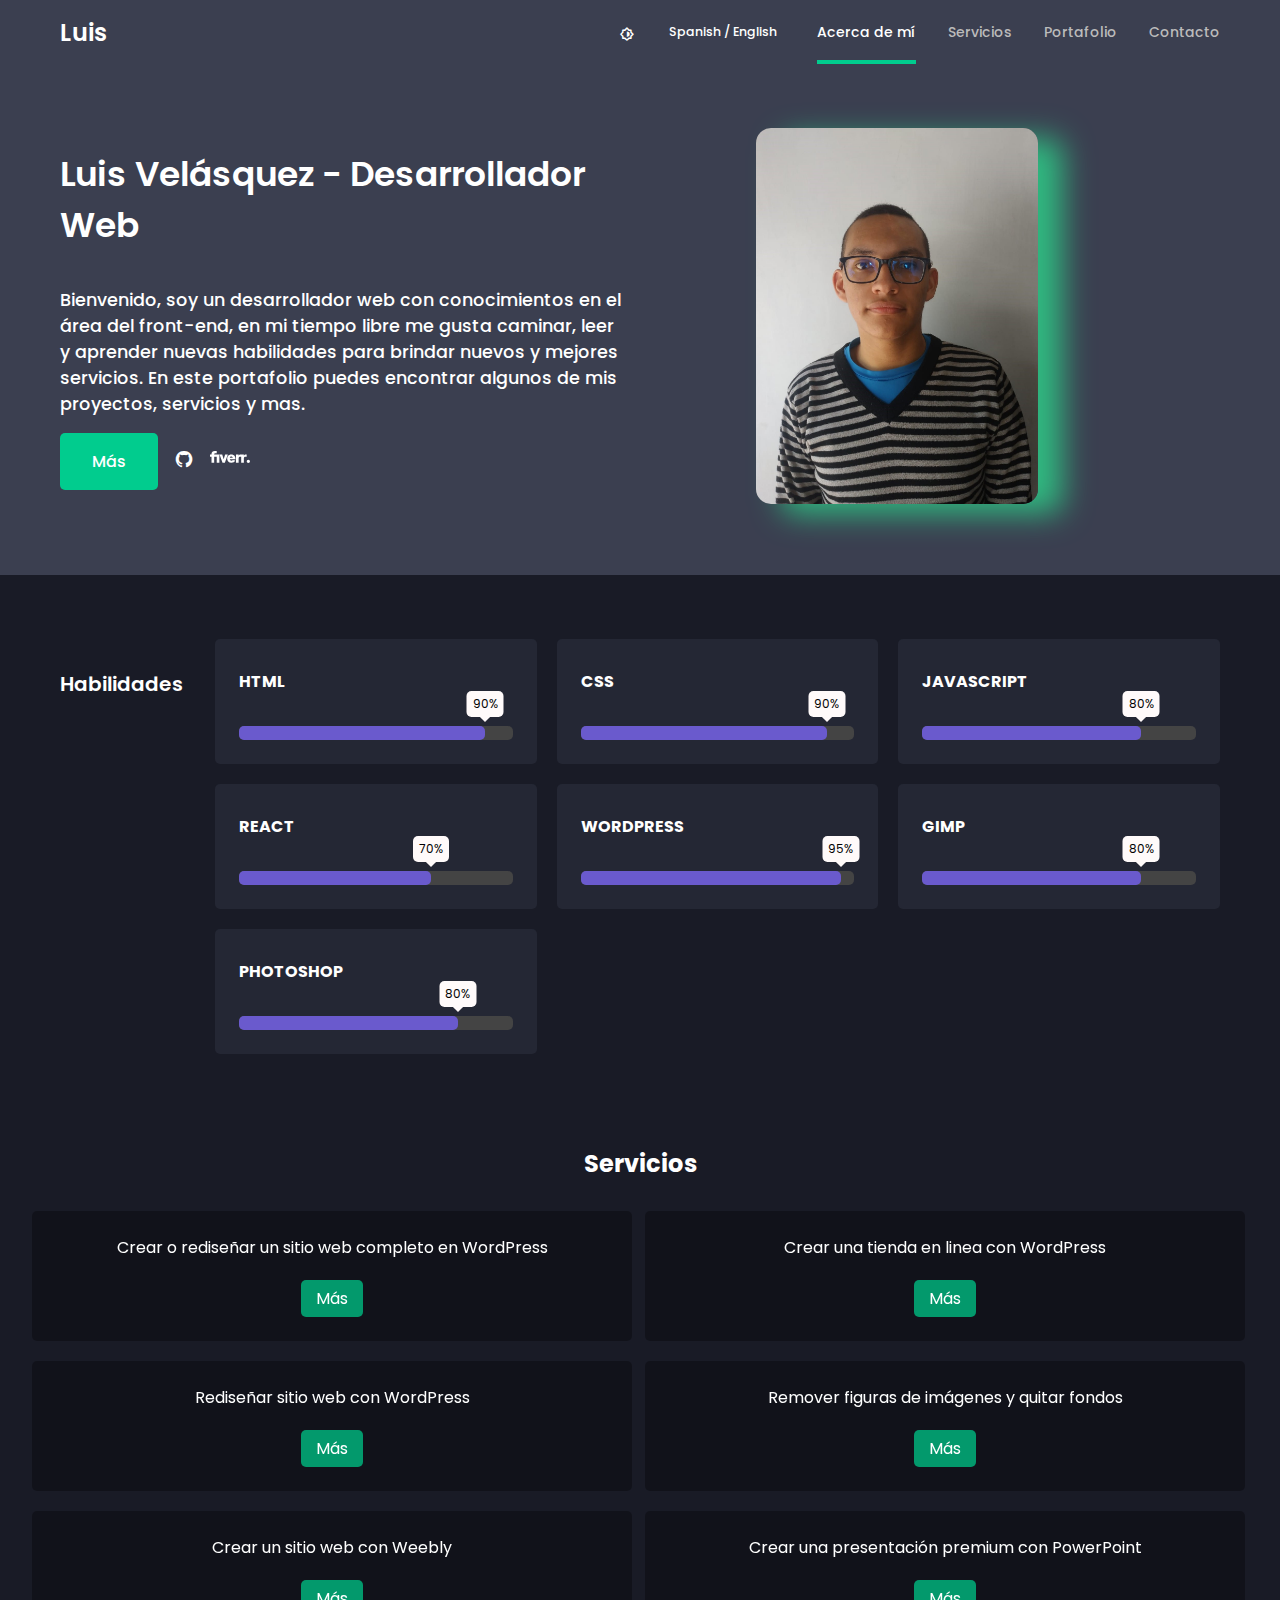
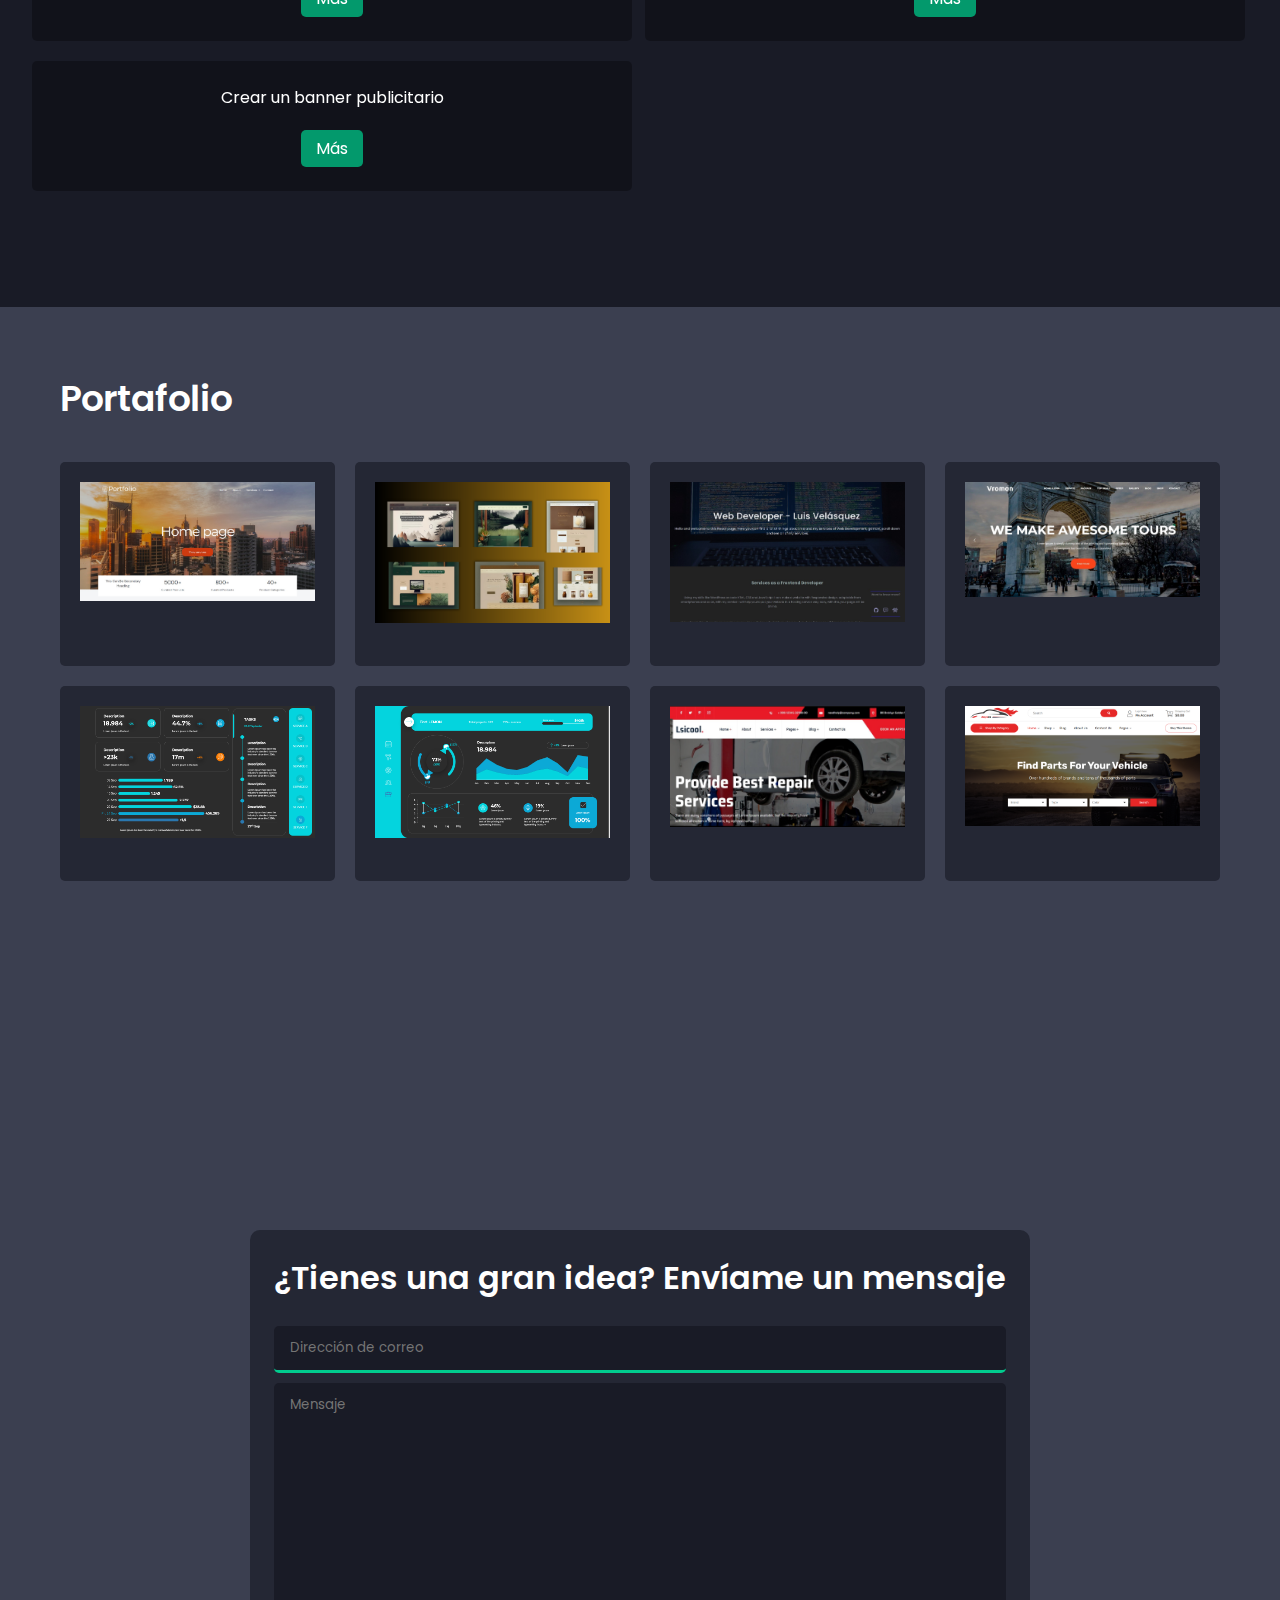
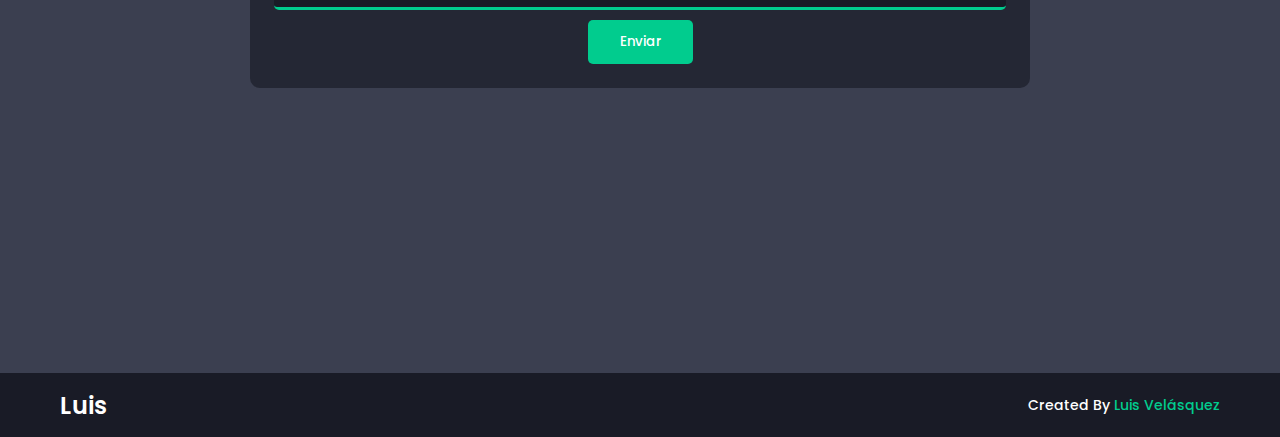
<file: index.html>
<!DOCTYPE html>
<html lang="es">
<head>
    <title>Luis Velásquez | Web Developer</title>
	<meta charset="UTF-8">
	<meta name="viewport" content="width=device-width, initial-scale=1.0">
	<meta name="Author" content="Luis Alejandro Velásquez Zapata">
	<meta name="keywords" content="Web developer, Frontend developer, javascript, website, responsive design">
	<meta name="description" content="I'm going to create you a website with responsive design (for other devices) using JavaScript, React and more">
	<link href='https://unpkg.com/boxicons@2.0.9/css/boxicons.min.css' rel='stylesheet'>
	<link rel="stylesheet" href="style.css">
	<link rel="icon" href="img/logo my web.png">
	
</head>
<body>
	
				

	<!-- NAVBAR -->
	<nav >
		<div class="container">
			<a href="https://luisvz485.github.io/portfolio_LuisVelasquez/" id="logo-name" class="logo">Luis</a>
			<div id="toggle-themej" class="toggle-theme">
				<i id="toggle-icon" class='bx bx-brightness-half toggle-theme___icon'></i>
			</div>
			<div id="toggle-words"  class="toggle-theme___icon">
				<p class="language"> Spanish / English</p>
			</div>
			<ul class="nav-menu">
				<li><a class="menu-link1" href="#about">Acerca de mí</a></li>
				<li><a class="menu-link2" href="#services">Servicios</a></li>
				<li><a class="menu-link3" href="#portfolio">Portafolio</a></li>
				<li><a class="menu-link4" href="#contact">Contacto</a></li>
			</ul>
			<i class='bx bx-menu toggle-menu' ></i>
		</div>
	</nav>
	<!-- NAVBAR -->

	<!-- HEADER -->
	<header id="about" >
		<div class="container">
			<div class="left">
				<img src="img/me.jpeg" alt="">
			</div>
			<div class="right">
				<h1 class="title1">Luis Velásquez - Desarrollador Web</h1>
				<h4 class="bio">
					Bienvenido, soy un desarrollador web con conocimientos en el área 
					del front-end, en mi tiempo libre me gusta caminar, leer y aprender
					nuevas habilidades para brindar nuevos y mejores servicios.
					En este portafolio puedes encontrar algunos de mis proyectos, servicios y mas.
				</h4>
				<div class="links">
					<a href="https://www.fiverr.com/velta_developer" class="btn more_profie">Más </a>
					
					<a href="https://github.com/LuisVZ485" target="__blank"><i class='bx bxl-github' ></i></a>
					<a href="https://www.fiverr.com/velta_developer" target="__blank"><svg role="img" viewBox="0 0 24 24" xmlns="http://www.w3.org/2000/svg"><title>Fiverr</title><path d="M23.004 15.588a.995.995 0 1 0 .002-1.99.995.995 0 0 0-.002 1.99zm-.996-3.705h-.85c-.546 0-.84.41-.84 1.092v2.466h-1.61v-3.558h-.684c-.547 0-.84.41-.84 1.092v2.466h-1.61v-4.874h1.61v.74c.264-.574.626-.74 1.163-.74h1.972v.74c.264-.574.625-.74 1.162-.74h.527v1.316zm-6.786 1.501h-3.359c.088.546.43.858 1.006.858.43 0 .732-.175.83-.487l1.425.4c-.351.848-1.22 1.364-2.255 1.364-1.748 0-2.549-1.355-2.549-2.515 0-1.14.703-2.505 2.45-2.505 1.856 0 2.471 1.384 2.471 2.408 0 .224-.01.37-.02.477zm-1.562-.945c-.04-.42-.342-.81-.889-.81-.508 0-.81.225-.908.81h1.797zM7.508 15.44h1.416l1.767-4.874h-1.62l-.86 2.837-.878-2.837H5.72l1.787 4.874zm-6.6 0H2.51v-3.558h1.524v3.558h1.591v-4.874H2.51v-.302c0-.332.235-.536.606-.536h.918V8.412H2.85c-1.162 0-1.943.712-1.943 1.755v.4H0v1.316h.908v3.558z"/></svg></a>
					
					
				</div>
			</div>
		</div>
	</header>
	<!-- HEADER -->

	<!-- SERVICES -->
	<section id="services" class="services">
		<div class="container">
			<div class="left">
				<h1 class="skill_title"><span><!--aex--></span>Habilidades</h1>
			</div>
			<div class="right" id="right">
				

				
			
				<div class="abilities blocks">
					
					<div class="abilitie">
						<div class="name__abilitie skill-name">
							HTML
						</div>
						<div class="progress__bar">
							<div class="porcentaje porcent" porcentaje="90%" style="max-width: 90%;">

							</div>
						</div>
					</div>

					

					
				</div>

				<div class="abilities blocks">
					
					<div class="abilitie">
						<div class="name__abilitie skill-name">
							CSS
						</div>
						<div class="progress__bar">
							<div class="porcentaje porcent" porcentaje="90%" style="max-width: 90%;">

							</div>
						</div>
					</div>
					
				</div>

				<div class="abilities blocks">
					
					<div class="abilitie">
						<div class="name__abilitie skill-name">
							JAVASCRIPT
						</div>
						<div class="progress__bar">
							<div class="porcentaje porcent" porcentaje="80%" style="max-width: 80%;">

							</div>
						</div>
					</div>
					
				</div>


				<div class="abilities blocks">
					
					<div class="abilitie">
						<div class="name__abilitie skill-name">
							REACT
						</div>
						<div class="progress__bar">
							<div class="porcentaje porcent" porcentaje="70%" style="max-width: 70%;">

							</div>
						</div>
					</div>
					
				</div>

				<div class="abilities blocks">
					
					<div class="abilitie">
						<div class="name__abilitie skill-name">
							WordPress
						</div>
						<div class="progress__bar">
							<div class="porcentaje porcent" porcentaje="95%" style="max-width: 95%;">

							</div>
						</div>
					</div>
					
				</div>

				<div class="abilities blocks">
					
					<div class="abilitie">
						<div class="name__abilitie skill-name">
							GIMP
						</div>
						<div class="progress__bar">
							<div class="porcentaje porcent" porcentaje="80%" style="max-width: 80%;">

							</div>
						</div>
					</div>
					
				</div>

				<div class="abilities blocks">
					
					<div class="abilitie">
						<div class="name__abilitie skill-name">
							Photoshop
						</div>
						<div class="progress__bar">
							<div class="porcentaje porcent" porcentaje="80%" style="max-width: 80%;">

							</div>
						</div>
					</div>
					
				</div>

				

				



			</div>
		</div>	

		<article class="article-services">
			<div class="title-container">
				<h2 class="title-services">Servicios</h2>
			</div>
			<div class="description-services_box">
				<div class="description-services a">
				
					<p class="services_text services1" >Crear o rediseñar un sitio web completo en WordPress
	
						<!--<p class="service-included">
							<br><strong>Included: </strong><br>
						
							- Functional website<br>
							- 10 pages<br>
							- Responsive design<br>
							- Content upload<br>
							- 8 plugins/extensions<br>
							- E-commerce functionality<br>
							- 1 product<br>
							- Payment processing<br>
							- Opt-in form<br>
							- Autoresponder integration<br>
							- Speed optimization<br>
							- Social media icons<br>
						</p>
					-->
					</p>
	
					<a href="https://www.fiverr.com/velta_developer" class="link-services_fiverr">Más </a>
	
					
					
				</div>	
	
				<div class="description-services b">
					
					<p class="services_text services2" >Crear una tienda en linea con WordPress
	
					</p>
	
					
					<a href="https://www.fiverr.com/velta_developer" class="link-services_fiverr">Más </a>
	
					
					
				</div>	
				<div class="description-services c">
					
					<p class="services_text services3" >Rediseñar sitio web con WordPress
	
					</p>
	
					
					<a href="https://www.fiverr.com/velta_developer" class="link-services_fiverr">Más </a>
	
					
					
				</div>	
				<div class="description-services d">
					
					<p class="services_text services4" >Remover figuras de imágenes y quitar fondos
	
					</p>
	
					
					<a href="https://www.fiverr.com/velta_developer" class="link-services_fiverr">Más </a>
	
					
					
				</div>	
				<div class="description-services e">
					
					<p class="services_text services5" >Crear un sitio web con Weebly
	
					</p>
	
					
					<a href="https://www.fiverr.com/velta_developer" class="link-services_fiverr">Más </a>
	
					
					
				</div>	
				<div class="description-services f">
					
					<p class="services_text services6" >Crear una presentación premium con PowerPoint
	
					</p>
	
					
					<a href="https://www.fiverr.com/velta_developer" class="link-services_fiverr">Más </a>
	
					
					
				</div>	

				<div class="description-services h">
					
					<p class="services_text services7" >Crear un banner publicitario
	
					</p>
	
					
					<a href="https://www.fiverr.com/velta_developer" class="link-services_fiverr">Más </a>
	
					
					
				</div>	
			</div>
			
			<!--
			<div class="description-services ">
				
				<p class="services_text services2">Mediante el uso de React js creare una asombrosa pagina usando un diseño adaptable a todo tipo de dispositivos, 
					esta pagina tendrá un diseño moderno y un despliegue rápido para que pueda brindar un buen servicio con esta, de igual manera lo daré las indicaciones necesarias para que pueda subir 
					su nueva pagina a un servicio de hosting ideal para esta</p>

				
			</div>-->
		</article>
		
	</section>
	<!-- SERVICES -->

	<!-- PORTFOLIO -->
	<section id="portfolio" class="portfolio">
		<div class="container">
			<h1 class="title-portfolio">Portafolio</h1>
			<div class="wrapper">
				<a href="https://luisvz485.github.io/portfolio_LuisVelasquez/" class="box">
					<img src="img/wordpress_web.jpeg" alt="page 2">
					<h4 class="title-box2__h4"></h4>
					<p class="text-box2__p"></p>
				</a>
				<a href="https://luisvz485.github.io/portfolio_LuisVelasquez/" class="box">
					<img src="img/full website gig.png" alt="page1">
					<h4 class="title-box1__h4"></h4>
					<p class="text-box1__p"></p>
				</a>
				<a href="https://luisvz485.github.io/portfolio_LuisVelasquez/" class="box">
					<img src="img/captura recortada.jpeg" alt="page 3">
					<h4 class="title-box3__h4"></h4>
					<p class="text-box3__p"></p>
				</a>
				<a href="https://luisvz485.github.io/portfolio_LuisVelasquez/" class="box">
					<img src="img/Web capture_23-10-2023_203913_localhost.jpeg" alt="page 4">
					<h4 class="title-box4_h4"></h4>
					<p class="text-box4__p"></p>
				</a>
				<a href="https://luisvz485.github.io/portfolio_LuisVelasquez/" class="box">
					<img src="img/Captura de pantalla 2023-10-25 115905.png" alt="page 5">
					<h4 class="title-box5_h4"></h4>
					<p class="text-box5__p"></p>
				</a>
				<a href="https://luisvz485.github.io/portfolio_LuisVelasquez/" class="box">
					<img src="img/Captura de pantalla 2023-10-25 115951.png" alt="page6">
					<h4 class="title-box6_h4"></h4>
					<p class="text-box6__p"></p>
				</a>
				<a href="https://luisvz485.github.io/portfolio_LuisVelasquez/" class="box">
					<img src="img/Web capture_23-10-2023_203328_preview.themeforest.net.jpeg" alt="page7">
					<h4 class="title-box7_h4"></h4>
					<p class="text-box7__p"></p>
				</a>
				<a href="https://luisvz485.github.io/portfolio_LuisVelasquez/" class="box">
					<img src="img/template12.png" alt="page8">
					<h4 class="title-box8_h4"></h4>
					<p class="text-box8__p"></p>
				</a>
			</div>
		</div>
	</section>
	<!-- PORTFOLIO -->

	<!-- CONTACT -->
	<section id="contact" class="contact">
		<div class="container">
			<div class="wrapper">
				<h2 class="title-contact">¿Tienes una gran idea? Envíame un mensaje</h2>
				<form action="https://formsubmit.co/juggerlavz23@gmail.com" method="post" class="contact__form">

					<!-- honeypot -->
					<input type="text" name="_honey" style="display: none;">

					<!-- disable captcha -->
					<input type="hidden" name="_captcha" value="false">

					<input type="hidden" name="_next" value="https://luisvz485.github.io/portfolio_LuisVelasquez/success.html">
					<input class="email__input" name="email" type="email" placeholder="Dirección de correo" required>
					<textarea class="menssage" name="menssage" id="" cols="30" rows="10" placeholder="Mensaje"></textarea>
					<button class="send-button" type="submit">Enviar</button>
			</div>
		</div>
	</section>
	<!-- CONTACT -->

	<!-- FOOTER -->
	<footer class="footer">
		<div class="container">
			<a href="https://luisvz485.github.io/portfolio_LuisVelasquez/" class="logo">Luis</a>
			<p>Created By <a href="https://luisvz485.github.io/portfolio_LuisVelasquez/">Luis Velásquez</a></p>
		</div>
	</footer>
	<!-- FOOTER -->
	
	<!-- JAVASCRIPT -->
	<script src="scripts.js"></script>
	
	<!-- JAVASCRIPT -->
</body>
</html>
</file>
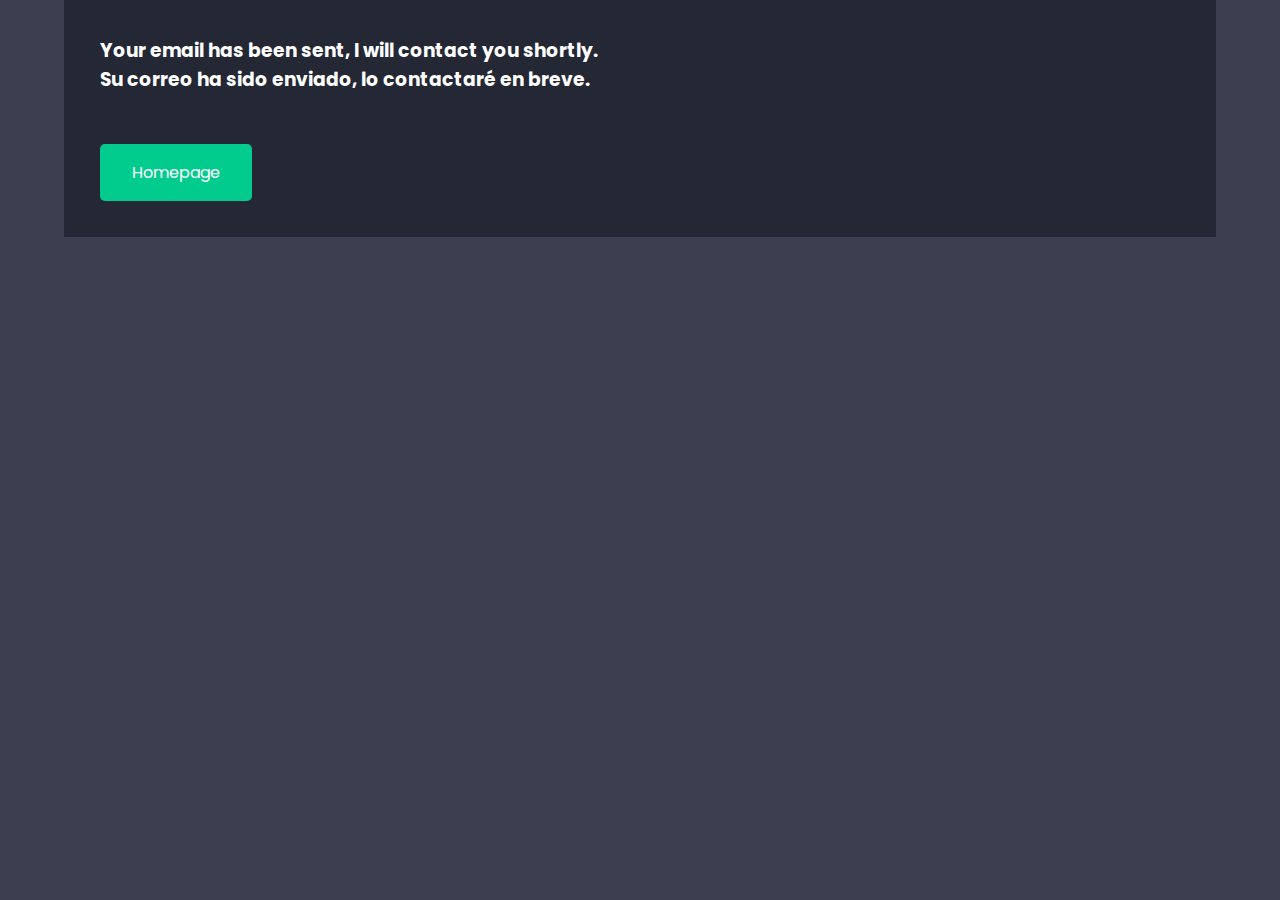
<file: success.html>
<!DOCTYPE html>
<html lang="en">
<head>
    <title>Menssage</title>
	<meta charset="UTF-8">
	<meta name="viewport" content="width=device-width, initial-scale=1.0">
	<link href='https://unpkg.com/boxicons@2.0.9/css/boxicons.min.css' rel='stylesheet'>
	<link rel="stylesheet" href="style.css">
	<link rel="icon" href="img/logo my web.png">
</head>
<body>

    <section id="email">
        <div class="boxm">
            <h3>Your email has been sent, I will contact you shortly. <br> Su correo ha sido enviado, lo contactaré en breve.</h3>
            
            <div class="linkposition">
                <a class="page" href="https://luisvz485.github.io/portfolio_LuisVelasquez/">Homepage</a>
            </div>
            
            
        </div>
            
       
    </section>
	
    <script src="effects.js"></script>
	
</body>
</html>
</file>
<file: style.css>
@import url('https://fonts.googleapis.com/css2?family=Poppins:wght@300;400;500;600;700&display=swap');

* {
	margin: 0;
	padding: 0;
	box-sizing: border-box;
	font-family: 'Poppins', sans-serif;
}

html {
	scroll-behavior: smooth;
}

body{
	background: var(--dark);
}

:root {
	--dark: #3B3F50;
	--dark-d-1: #242734;
	--dark-d-2: #191B26;
	--grey-d-1: #BBB;
	--white: #FFF;
	--green: #01CC8E;
	--grey-d-2: #6A7274;
}

a {
	text-decoration: none;
}

li {
	list-style: none;
}

.container {
	max-width: 1200px;
	padding: 0 1.25rem;
	margin: 0 auto;
	width: 100%;
	height: 100%;
}

h1::selection{
	color: #fffafa;
	background-color: #4a44a0;
}
h2::selection{
	color: #fffafa;
	background-color: #4a44a0;
}
h3::selection{
	color: #fffafa;
	background-color: #4a44a0;
}
h4::selection{
	color: #fffafa;
	background-color: #4a44a0;
}
p::selection{
	color: #fffafa;
	background-color: #1a17425e;
}
a::selection{
	color: #fffafa;
	background-color: #ffffff00;
}
img::selection{
	
	background-color: #ffffff00;
}
button::selection{
	
	background-color: #ffffff00;
}
div::selection{
	
	background-color: #ffffff00;
}

.language::selection{
	color: #fffafa;
	background-color: #ffffff00;
}




/* NAVBAR */
nav {
	width: 100%;
	height: 4rem;
	background: var(--dark);
	border-bottom: .5px solid var(--grey);
	position: sticky;
	top: 0;
	z-index: 999;

}
nav .container {
	display: flex;
	align-items: center;
}
nav .logo {
	font-size: 1.5rem;
	font-weight: 600;
	color: var(--white);
	margin-right: auto;
}
nav .logo-White {
	font-size: 1.5rem;
	font-weight: 600;
	color: black;
	margin-right: auto;
}
.language{
	cursor: pointer;
}

nav .nav-menu {
	display: flex;
	grid-gap: 2rem;
	align-items: center;
}
nav .nav-menu li a {
	height: 4rem;
	display: flex;
	justify-content: center;
	align-items: center;
	position: relative;
	color: var(--grey-d-1);
	transition: all .3s ease;
	font-size: .875rem;
	font-weight: 500;
}
nav .nav-menu li a::before {
	content: '';
	position: absolute;
	bottom: 0;
	left: 0;
	right: 0;
	height: 4px;
	background: transparent;
}
nav .nav-menu li a.active::before {
	background: var(--green);
}
nav .nav-menu li a:hover,
nav .nav-menu li a.active {
	color: var(--white);
}

/*whitechange*/
nav .nav-menu__white {
	display: flex;
	grid-gap: 2rem;
	align-items: center;
}
nav .nav-menu__white li a {
	height: 4rem;
	display: flex;
	justify-content: center;
	align-items: center;
	position: relative;
	color: var(--grey-d-2);
	transition: all .3s ease;
	font-size: .875rem;
	font-weight: 500;
}
nav .nav-menu__white li a::before {
	content: '';
	position: absolute;
	bottom: 0;
	left: 0;
	right: 0;
	height: 4px;
	background: transparent;
}
nav .nav-menu__white li a.active::before {
	background: #4f83c7;
}
nav .nav-menu__white li a:hover,
nav .nav-menu__white li a.active {
	color: #2E3334;
}




nav .toggle-menu {
	cursor: pointer;
	color: var(--white);
	font-size: 2rem;
	
	display: none;
}

nav .toggle-menu__white {
	cursor: pointer;
	color: #000;
	font-size: 2rem;
	display: none;
}


nav .bx-menu {
	color: white;
}




nav.white{
	background: var(--white);
	width: 100%;
	height: 4rem;
	border-bottom: .5px solid var(--grey);
	position: sticky;
	top: 0;
	z-index: 999;
}



.toggle-theme{
	cursor: pointer;
	margin-right: 20px;
	margin-left: 10px;
	padding: 10px;
	height: 38px;
	width: 40px;
	border-radius: 4px;
}

.toggle-theme___icon{
	color: var(--white);
	padding-right: 20px;
	
}




nav #toggle-words {
	height: 4rem;
	display: flex;
	margin-right: 20px;
	padding-right: 20px;
	justify-content: center;
	align-items: center;
	position: relative;
	transition: all .3s ease;
	font-size: .780rem;
	font-weight: 500;
}
/* NAVBAR */




/* HEADER */
header{
	padding: 4rem 0;
	background: var(--dark);
}

header.header-white{
	padding: 4rem 0;
	background: var(--white);
}
header .container {
	display: flex;
	grid-gap: 2rem;
	flex-direction: row-reverse;
	flex-wrap: wrap;
	align-items: center;
}
header .left,
header .right {
	flex: 1 1 calc(769px / 2);
}

header .left img{
    box-shadow: 25px 10px 30px 0px #30B980;
    border-radius: 15px;
	margin-left: 100px;
	animation: animationImg 2.5s 1;
}


@keyframes animationImg {
	0% {
		box-shadow: 25px 10px 30px 0px #354CF5;
	}
	50%{
		box-shadow: 25px 10px 30px 0px #6c0999;
	}
	
	100%{
		box-shadow: 25px 10px 30px 0px #30B980;
	}
}

header .left img {
	width: 50%;
}
header .right h4 {
	font-size: 1.1rem;
	font-weight: 500;
	color: var(--white);
	margin-bottom: 1rem;
}
header .right h1 {
	font-size: 2.15rem;
	font-weight: 600;
	color: var(--white);
	margin-bottom: 2.25rem;
}
header .right .links {
	display: flex;
	grid-gap: 1rem;
	align-items: center;
}
header .right .links .btn {
	padding: 1rem 2rem;
	font-weight: 500;
	color: var(--white);
	background: var(--green);
	border-radius: 5px;
	box-shadow: none;
	transition: all .3s ease;
}
header .right .links .btn:hover {
	box-shadow: 0 4px 24px var(--green);
}
header .right .links .btn:active {
	background: linear-gradient(to bottom, #2db88e, #1e755b);
	box-shadow: 0 0px 24px #1B5DB2;
}
header .right .links a:not(.btn) {
	color: var(--white);
	font-size: 1.25rem;
	transition: all .3s ease;
}
header .right .links a:not(.btn):hover {
	color: var(--green);
}

/* headerwhite */

header.header-white .left img{
    box-shadow: 25px 10px 30px 0px #4f83c7;
    border-radius: 15px;
	margin-left: 100px;
	animation: animationImgWhite 2.5s 1;
}


@keyframes animationImgWhite {
	0% {
		box-shadow: 25px 10px 30px 0px var(--green);
	}
	50%{
		box-shadow: 25px 10px 30px 0px #c01818;
	}
	
	100%{
		box-shadow: 25px 10px 30px 0px #4f83c7;
	}
}

header.header-white .right h4 {
	font-size: 1.1rem;
	font-weight: 500;
	color: #000;
	margin-bottom: 1rem;
}
header.header-white .right h1 {
	font-size: 2.15rem;
	font-weight: 600;
	color: #000;
	margin-bottom: 2.25rem;
}

header.header-white .right .links .btn {
	padding: 1rem 2rem;
	font-weight: 500;
	color: #000;
	background: #4f83c7;
	border-radius: 5px;
	box-shadow: none;
	transition: all .3s ease;
}
header.header-white .right .links .btn:hover {
	box-shadow: 0 4px 24px #1B5DB2;
}
header.header-white .right .links .btn:active {
	background: linear-gradient(to bottom, #1B5DB2, #103b74);
	box-shadow: 0 0px 24px var(--green);
}
header.header-white .right .links svg{
	color: #000000;
	font-size: 1.25rem;
	transition: all .3s ease;
}
header.header-white .right .links a:not(.btn) {
	color: #000 !important;
	font-size: 1.25rem;
	transition: all .3s ease;
}
header.header-white .right .links a:not(.btn):hover {
	color: #1B5DB2;
}

svg{
	color: white;
	height: 40px;
}
svg:hover{
	color: var(--green);
}

path {
	fill: currentColor !important;
}



/* HEADER */



/* SERVICES */
.services {
	padding: 4rem 0;
	background: var(--dark-d-2);
}
#services .container {
	display: flex;
	grid-gap: 2rem;
	flex-wrap: wrap;
}
#services .left {
	flex: .2 1 0;
}
.services .left h1 {
	font-size: 1.25rem;
	font-weight: 600;
	color: var(--white);
}
#services .left h1 span {
	font-size: 3rem;
	font-weight: 700;
}
#services .right {
	flex: 1 1 768px;
	display: grid;
	grid-template-columns: repeat(auto-fit, minmax(calc(768px / 3), 1fr));
	grid-gap: 1.25rem;
}
/* #services .right .box {
	background: var(--dark-d-1);
	border-radius: 5px;
	height: 300px;
	display: flex;
	flex-direction: column;
	justify-content: flex-end;
	padding: 1.5rem;
	transition: all .3s ease;
	align-items: flex-start;
}
#services .right .box:hover {
	background: var(--green);
}
#services .right .box .icon {
	font-size: 2rem;
	color: var(--white);
	margin-bottom: 1rem;
	transition: all .3s ease;
}
#services .right .box h4 {
	font-size: 1.25rem;
	font-weight: 600;
	color: var(--white);
	margin-bottom: 1rem;
	transition: all .3s ease;
}
#services .right .box a {
	color: var(--white);
	font-size: .875rem;
	font-weight: 500;
	margin-bottom: -1.5rem;
	opacity: 0;
	visibility: hidden;
	transition: all .3s ease;
	display: flex;
	grid-gap: .25rem;
	align-items: center;
}
#services .right .box:hover a {
	margin-bottom: 0;
	opacity: 1;
	visibility: visible;
}
#services .right .box a:hover {
	grid-gap: .75rem;
} */



.abilities{
	width: 100%;
	max-width: 600px;
	padding: 0 20px;
	background: var(--dark-d-1);
	border-radius: 5px;	
	padding: 1.5rem;
	
}

.name__abilitie{
	font-size: 16px;
	font-weight: 700;
	color: var(--white);
	text-transform: uppercase;
	margin: 32px 0px;
	margin-top: 6px;
}

.progress__bar{
	height: 14px;
	background: #444;
	border-radius: 5px;
}

.porcentaje{
	height: 14px;
	background: #6a5acd;
	border-radius: 5px;
	position: relative;
	animation: animation 4.5s 1;
}

.porcentaje::before {
	content: attr(porcentaje);
	position: absolute;
	padding: 4px 6px;
	background-color: #fffafa;
	border-radius: 5px;
	font-size: 12px;
	top: -35px;
	right: 0;
	transform: translateX(50%);
}

.porcentaje::after {
	content: "";
	position: absolute;
	width: 10px;
	height: 10px;
	background: #fffafa;
	top: -16px;
	right: 0;
	transform: translateX(50%) rotate(45deg);
}

@keyframes animation {
	0% {
		width: 0;
		background: var(--green);
	}
	20%{
		background: #008b8b;
	}
	50%{
		background: #dc143c;
	}
	
	100%{
		width: 100%;
		background: #6a6acd;
	}
}

.article-services{
	background-color: var(--dark-d-2);
	margin-top: 40px;
	padding: 2rem;
	display: grid;
	
	
	
}
.description-services_box{
	
	display: grid; 
	grid-template-columns: 1fr 1fr; 
	grid-template-rows: 1fr  1fr; 
	gap: 0px 10px; 
	grid-template-areas: 
	".a .b"
	".c .d"
	".e "; 
	
}

.description-services {
	display: flex;
	width: 100%;
	margin-bottom: 20px;
	flex-direction: column;
	background-color: rgba(0, 0, 0, 0.3);
	backdrop-filter: blur(15px);
	padding: 1.5rem;
	border-radius: 5px;
	max-width: 600px;
	
	
	
}
.description-services .services_text{
	text-align: center;
	
	color: var(--white);
}

.service-included{
	text-align: center;
	color: var(--white);
	font-size: 12px;
}

.link-services_fiverr{
	padding-top: 6px; padding-left: 15px; padding-right: 15px; padding-bottom: 6px;
	font-weight: 400;
	color: var(--white);
	background: #03996c;
	border-radius: 5px;
	box-shadow: none;
	transition: all .3s ease;
	margin-top: 20px;
	max-width: 2000px;
	min-width: 50px;
	align-self: center;
}
.link-services_fiverr:hover{
	
	background: #007250;
}

.title-container{
	margin-bottom: 20px;
	margin: 20px;
}

.title-services{
	text-align: center;
	margin-bottom: 10px;
	color: var(--white);
	
}
  
  


/* serviceswhite */

.services-white {
	padding: 4rem 0;
	background: #6399b8;
}

.services-white .left h1 {
	font-size: 1.25rem;
	font-weight: 600;
	color: #000;
}

.abilities-white{
	width: 100%;
	max-width: 600px;
	padding: 0 20px;
	background: #c4cbe1;
	border-radius: 5px;	
	padding: 1.5rem;
	
}

.name__abilitie-white{
	font-size: 16px;
	font-weight: 700;
	color: #000;
	text-transform: uppercase;
	margin: 20px 0px;
}



.porcentaje-white{
	height: 14px;
	background: #124c97;
	border-radius: 5px;
	position: relative;
	animation: animationWhite 4.5s 1;
}

.porcentaje-white::before {
	content: attr(porcentaje);
	position: absolute;
	padding: 4px 6px;
	background-color: #000000;
	color: white;
	border-radius: 5px;
	font-size: 12px;
	top: -35px;
	right: 0;
	transform: translateX(50%);
}

.porcentaje-white::after {
	content: "";
	position: absolute;
	width: 10px;
	height: 10px;
	background: #000000;
	top: -16px;
	right: 0;
	transform: translateX(50%) rotate(45deg);
}

@keyframes animationWhite{
	0% {
		width: 0;
		background: var(--white);
	}
	20%{
		background: #8b0035;
	}
	50%{
		background: #cf8907;
	}
	
	100%{
		width: 100%;
		background: #124c97;
	}
}


.article-services_white{
	background-color: #6399b8;
	margin-top: 40px;
	padding: 2rem;
	display: grid;
	
}

.article-services_white .description-services{
	display: flex;
	width: 100%;
	margin-bottom: 20px;
	background-color: #c4cbe1;
	padding: 1.5rem;
	border-radius: 5px;
	
	
	
}
.article-services_white .services_text{
	text-align: center;
	color: #000;
}

.article-services_white .link-services_fiverr{
	padding-top: 6px; padding-left: 15px; padding-right: 15px; padding-bottom: 6px;
	font-weight: 400;
	color: #000;
	background: #1B5DB2;
	border-radius: 5px;
	box-shadow: none;
	transition: all .3s ease;
	margin-top: 20px;
	max-width: 2000px;
	min-width: 50px;
	align-self: center;
}
.article-services_white .link-services_fiverr:hover{
	
	background: #124c97;
}

.article-services_white .title-services{
	text-align: center;
	margin-bottom: 10px;
	color: #000;
	
}

/* SERVICES */





/* PORTFOLIO */
.portfolio {
	padding: 4rem 0;
	background: var(--dark);
}
.portfolio h1 {
	font-size: 2.25rem;
	max-width: 500px;
	font-weight: 600;
	margin-bottom: 2.25rem;
	color: var(--white);
}
#portfolio .wrapper {
	display: grid;
	grid-template-columns: repeat(auto-fit, minmax(calc(769px / 3), 1fr));
	grid-gap: 1.25rem;
}
.portfolio .box {
	padding: 1.25rem;
	border-radius: 5px;
	background: var(--dark-d-1);
	color: var(--white);
}
#portfolio .box img {
	width: 100%;
}
#portfolio .box h4 {
	font-size: 1.25rem;
	font-weight: 600;
	margin: 1rem 0;
	transition: all .3s ease;
}
.portfolio .box:hover h4 {
	color: var(--green);
}


/* portfoliowhite */

.portfolio-white {
	padding: 4rem 0;
	background: var(--white);
}
.portfolio-white h1 {
	font-size: 2.25rem;
	max-width: 500px;
	font-weight: 600;
	margin-bottom: 2.25rem;
	color: #000;
}

.portfolio-white .box {
	padding: 1.25rem;
	border-radius: 5px;
	background: #6399b8;
	color: #000;
}

.portfolio-white .box:hover h4 {
	color: #5f4c6b;
}

/* PORTFOLIO */





/* CONTACT */
.contact {
	padding: 4rem 0;
	background: var(--dark);
}
#contact .container {
	display: flex;
	justify-content: center;
	align-items: center;
	min-height: 100vh;
}
.contact .wrapper {
	padding: 1.5rem;
	border-radius: 10px;
	background: var(--dark-d-1);
}
.contact h2 {
	max-width: 768px;
	margin: 0 auto;
	font-size: 2rem;
	font-weight: 600;
	color: var(--white);
	text-align: center;
	margin-bottom: 1.5rem;
}
#contact form {
	max-width: 768px;
	margin: 0 auto;
	display: flex;
	align-items: center;
	flex-direction: column;
}
.contact form input {
	padding: .75rem 1rem;
	background: var(--dark-d-2);
	outline: none;
	border: none;
	border-radius: 5px;
	width: 100%;
	color: var(--white);
	border-bottom: 3px solid var(--green);
}
.contact form input:focus{
	border-bottom: 3px solid #057a4d;
	background: #0f0f11;
}
.contact form textarea {
	padding: .75rem 1rem;
	background: var(--dark-d-2);
	outline: none;
	border: none;
	border-radius: 5px;
	border-bottom: 3px solid var(--green);
	width: 100%;
	color: var(--white);
	resize: none;
	margin-top: 10px;
}
.contact form textarea:focus{
	border-bottom: 3px solid #057a4d;
	background: #0f0f11;
}
.contact form button {
	padding: .75rem 2rem;
	background: var(--green);
	color: var(--white);
	font-weight: 500;
	cursor: pointer;
	border: none;
	border-radius: 5px;
	outline: none;
	margin-top: 10px;
}
.contact form button:hover{
	background-color: #2db88e;
	box-shadow: 0 4px 24px var(--green);
}
.contact form button:focus{
	background-color: #11d89c;
}
.contact form button:active{
	background: linear-gradient(to bottom, #2db88e, #1e755b);
	box-shadow: 0 4px 24px #1B5DB2;
}



/* contactwhite */


.contact-white {
	padding: 4rem 0;
	background: var(--white);
}

.contact-white .wrapper {
	padding: 1.5rem;
	border-radius: 10px;
	background: #587f8f ;
}
.contact-white h2 {
	max-width: 768px;
	margin: 0 auto;
	font-size: 2rem;
	font-weight: 600;
	color: #000;
	text-align: center;
	margin-bottom: 1.5rem;
}
.contact-white form input {
	padding: .75rem 1rem;
	background: #6399b8;
	outline: none;
	border: none;
	border-radius: 5px;
	width: 100%;
	color: #000;
	border-bottom: 3px solid #c4cbe1;
}
.contact-white form input:focus{
	border-bottom: 3px solid #8d92a3;
	background: #236083;
}
.contact-white form input::placeholder{
	color: #000;
}
.contact-white form textarea {
	padding: .75rem 1rem;
	background: #6399b8;
	outline: none;
	border: none;
	border-radius: 5px;
	border-bottom: 3px solid #c4cbe1;
	width: 100%;
	color: #000;
	resize: none;
	margin-top: 10px;
}
.contact-white form textarea:focus{
	border-bottom: 3px solid #8d92a3;
	background: #236083;
}
.contact-white form textarea::placeholder{
	color: #000;
}
.contact-white form button {
	padding: .75rem 2rem;
	background: #6399b8;
	color: #000;
	font-weight: 500;
	cursor: pointer;
	border: none;
	border-radius: 5px;
	outline: none;
	margin-top: 10px;
}
.contact-white form button:hover{
	background-color: #345d92;
	box-shadow: 0 4px 24px #1a5aad;
}
.contact-white form button:focus{
	background-color: #294c7a;
}
.contact-white form button:active{
	background: linear-gradient(to bottom, #065e81, #1961be);
	box-shadow: 0 4px 24px #cf8907;
}

/* CONTACT */




/* FOOTER */
.footer {
	background: var(--dark-d-2);
}
footer .container {
	display: flex;
	justify-content: space-between;
	align-items: center;
	min-height: 4rem;
}
.footer .logo {
	font-size: 1.5rem;
	font-weight: 600;
	color: var(--white);
	margin-right: auto;
}
.footer p {
	font-size: .875rem;
	font-weight: 500;
	color: var(--white);
}
.footer p a {
	color: var(--green);
}
footer p a:hover {
	text-decoration: underline;
}

/* footerwhite */

.footer-white {
	background: #6399b8;
}

.footer-white .logo {
	font-size: 1.5rem;
	font-weight: 600;
	color: #000;
	margin-right: auto;
}
.footer-white p {
	font-size: .875rem;
	font-weight: 500;
	color: #000;
}
.footer-white p a {
	color: #e2d8db;
}

/* FOOTER */


/* SUCCESS file */
#email{
	padding: 0 4rem 0;
	background: var(--dark);
}

#email .boxm{
	padding: 2.25rem;
	background: var(--dark-d-1);
	color: var(--white);
}

#email .boxm .page{
	padding: 1rem 2rem;
	margin-top: 50px;
	background-color: var(--green);
	color: var(--white);
	border-radius: 5px;
}

#email h3{
	color: var(--white);
	direction: ltr;
}

#email a{
	color: var(--white);
	text-decoration: none;
}

#email .boxm .linkposition{
	display: flex;
	grid-gap: 1rem;
	align-items: center;
}
/* SUCCESS file */




/*@MEDIA*/


@media screen and (max-width: 1200px) {
	.container {
		max-width: 991px;
	}
}





@media screen and (max-width: 991px) {
	.container {
		max-width: 768px;
	}
}






@media screen and (max-width: 768px) {
	.container {
		max-width: 576px;
	}
	.description-services_box{
		display: grid;
		grid-template-columns: 1fr; 
  		grid-template-rows: 1fr  1fr 1fr 1fr; 
 		gap: 0px 10px; 
		grid-template-areas: 
		".a .b"
		".c .d"
		".e "; 
	}
}

@media screen and (min-width: 767px) and (max-width: 1023px) {
	nav {
		font-size: .750rem;

	}
	nav .nav-menu{
		grid-gap: 1.8rem;
	}
	nav #toggle-words {
		height: 3.5rem;
		
		margin-right: 0px;
		padding-right: 30px;
		
		transition: all .3s ease;
		font-size: .750rem;
		font-weight: 500;
	}
}




@media screen and (max-width: 576px) {
	nav .toggle-menu {
		display: block;
	}
	nav .toggle-menu__white {
		display: block;
	}
	nav .nav-menu {
		position: absolute;
		top: 100%;
		width: 100%;
		padding: 1.25rem;
		background: var(--dark);
		left: 0;
		flex-direction: column;
		align-items: flex-start;
		grid-gap: 0;
		box-shadow: 0 4px 16px rgba(0,0,0,.1);
		opacity: 0;
		visibility: hidden;
		transition: all .3s ease;
	}
	
	nav .toggle-menu {
		cursor: pointer;
		color: var(--white);
		font-size: 2rem;
		
	}
	
	nav .toggle-menu__white {
		cursor: pointer;
		color: black;
		font-size: 2rem;
		
	}

	
	nav .nav-menu.show {
		opacity: 1;
		visibility: visible;
	}
	nav .nav-menu li a {
		height: 2.5rem;
	}

	/*u list in white*/

	nav .nav-menu__white {
		position: absolute;
		top: 100%;
		width: 100%;
		padding: 1.25rem;
		background: var(--white);
		left: 0;
		flex-direction: column;
		align-items: flex-start;
		grid-gap: 0;
		box-shadow: 0 4px 16px rgba(228, 228, 228, 0.932);
		opacity: 0;
		visibility: hidden;
		transition: all .3s ease;
	}

	nav .nav-menu__white.show {
		opacity: 1;
		visibility: visible;
	}
	nav .nav-menu__white li a {
		height: 2.5rem;
	}


	
	header .right h1 {
		font-size: 2.1rem;
	}
	header.header-white .right h1{
		font-size: 2.1rem
	}
	
	header .right h4 {
		font-size: 1rem;
	}
	header.header-white .right h4{
		font-size: 1rem;
	}
	#contact h2 {
		font-size: 1.5rem;
	}

	header .left img{
		
		margin: 80px;
	}
	
}







@media screen and (max-width: 400px) {
	#portfolio .wrapper,
	#services .right {
		grid-template-columns: 1fr;
	}

	header .left img{
		width: 150px;
		margin: 80px;
	}
}
</file>
